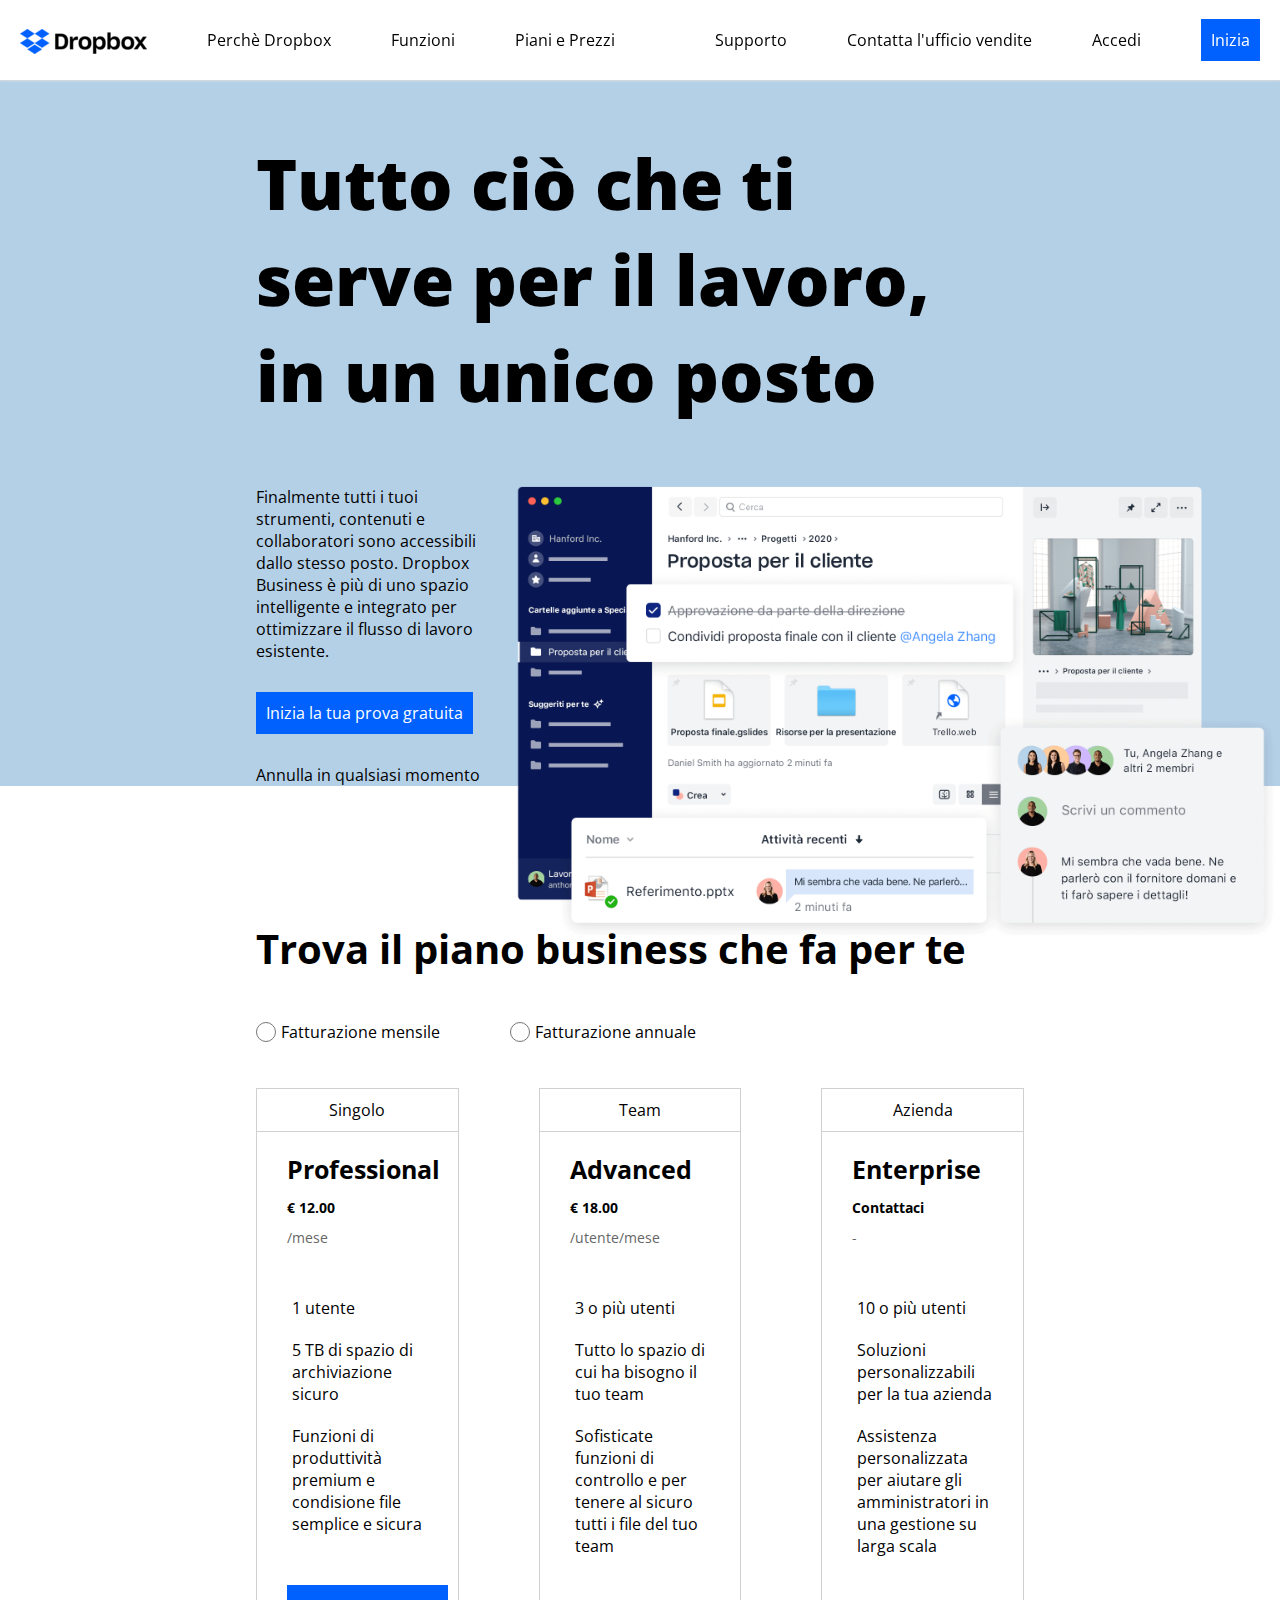
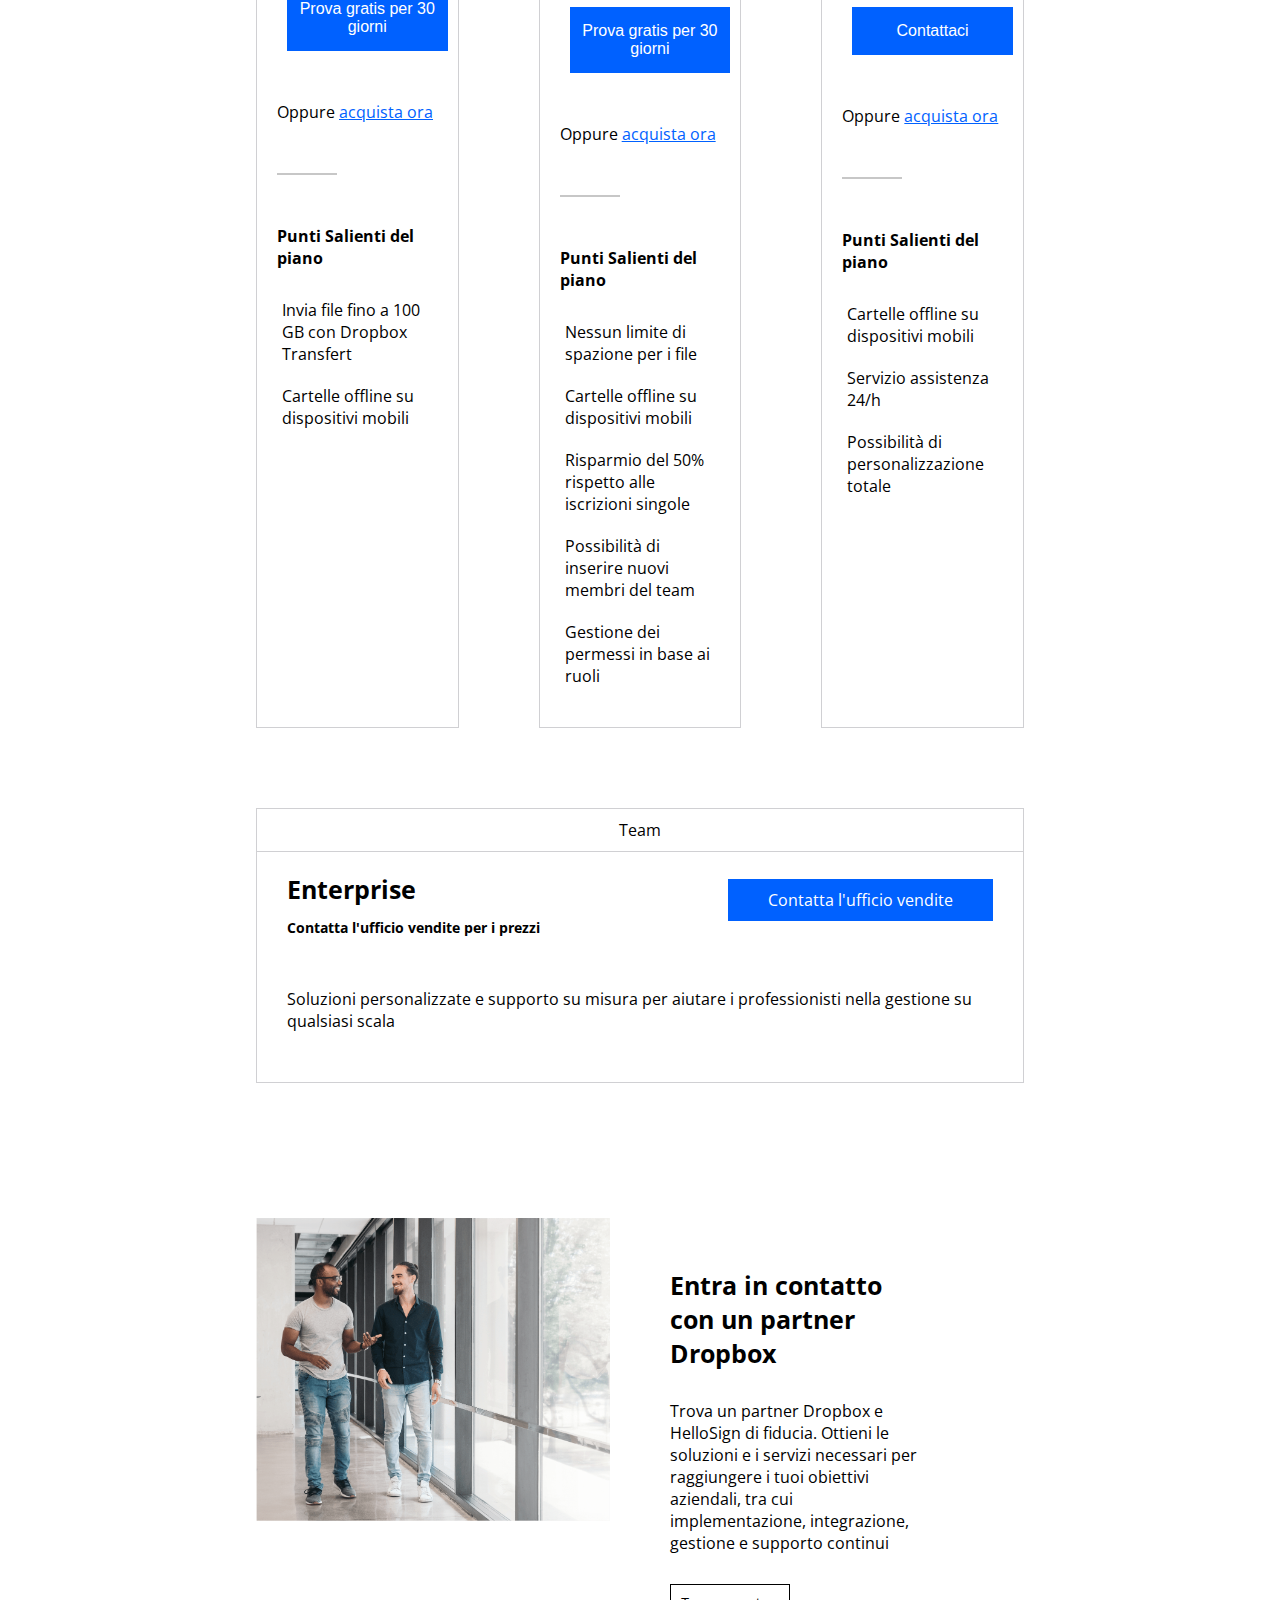
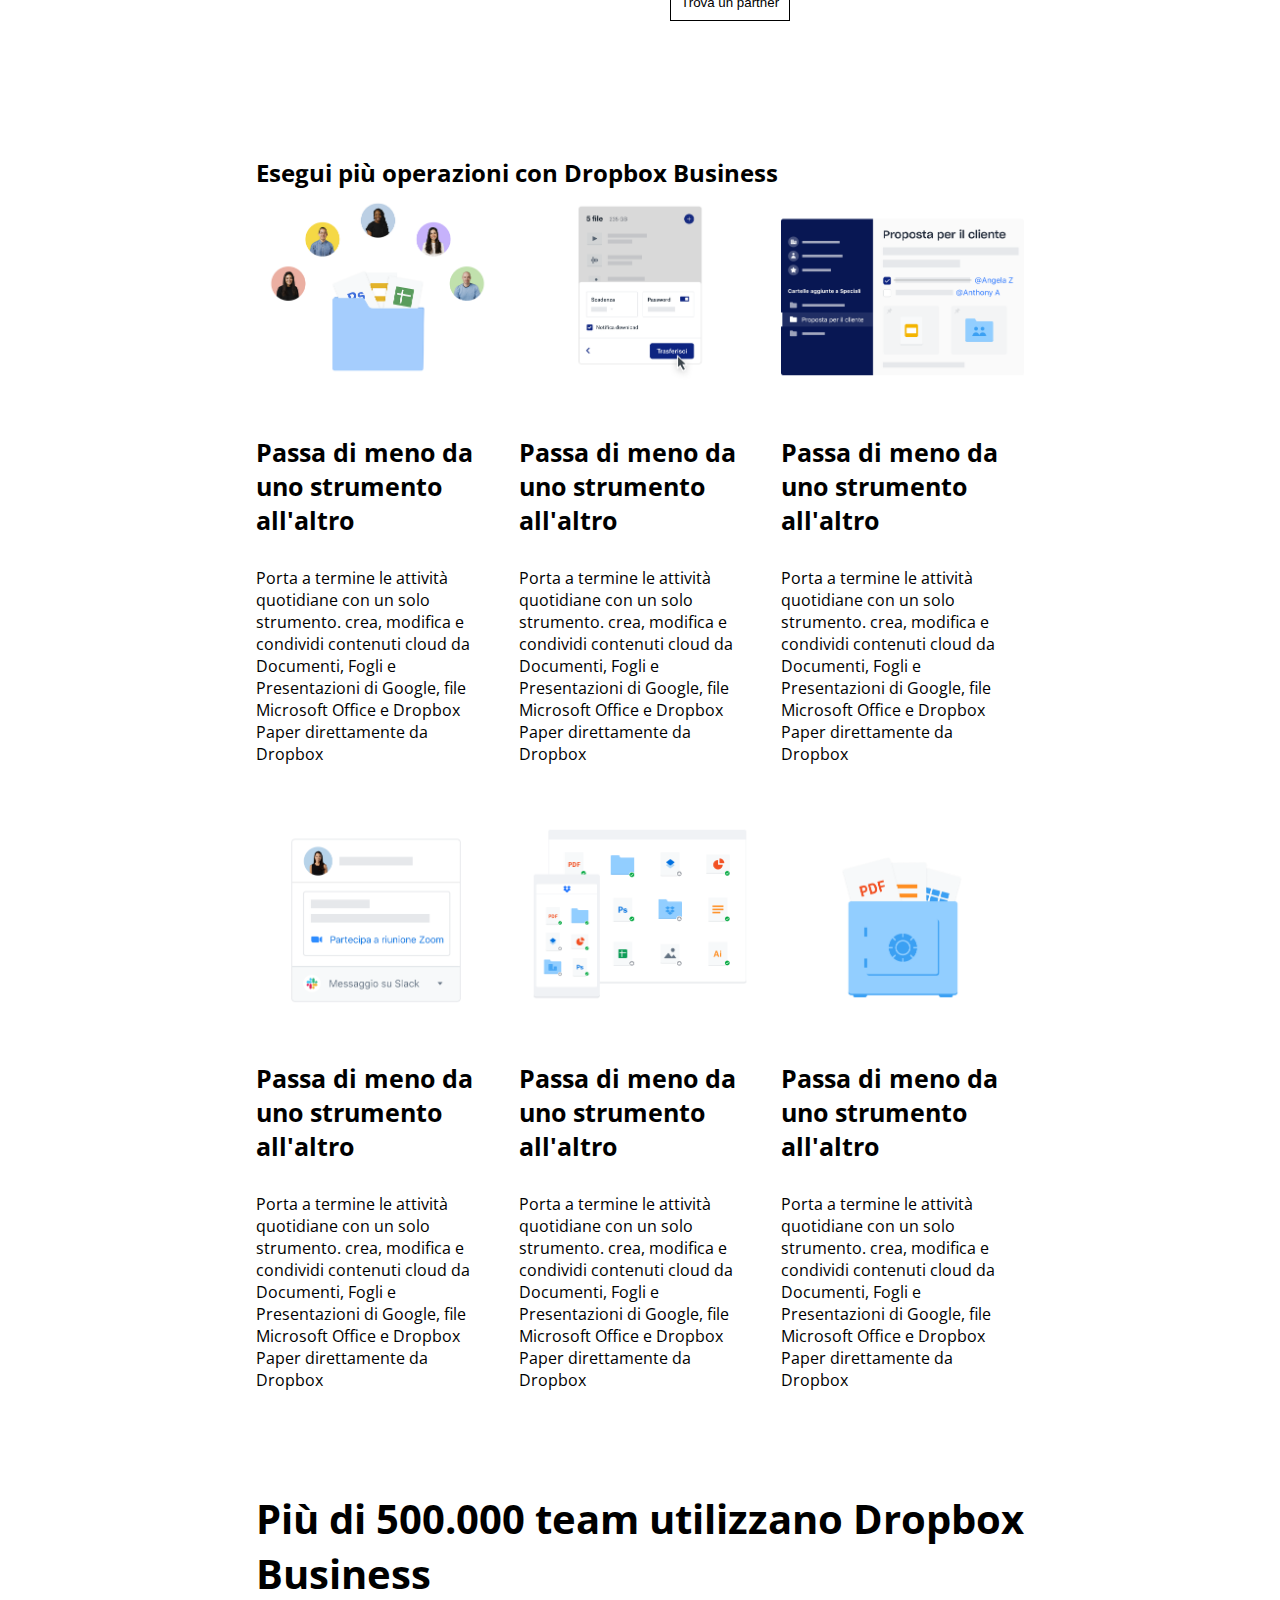
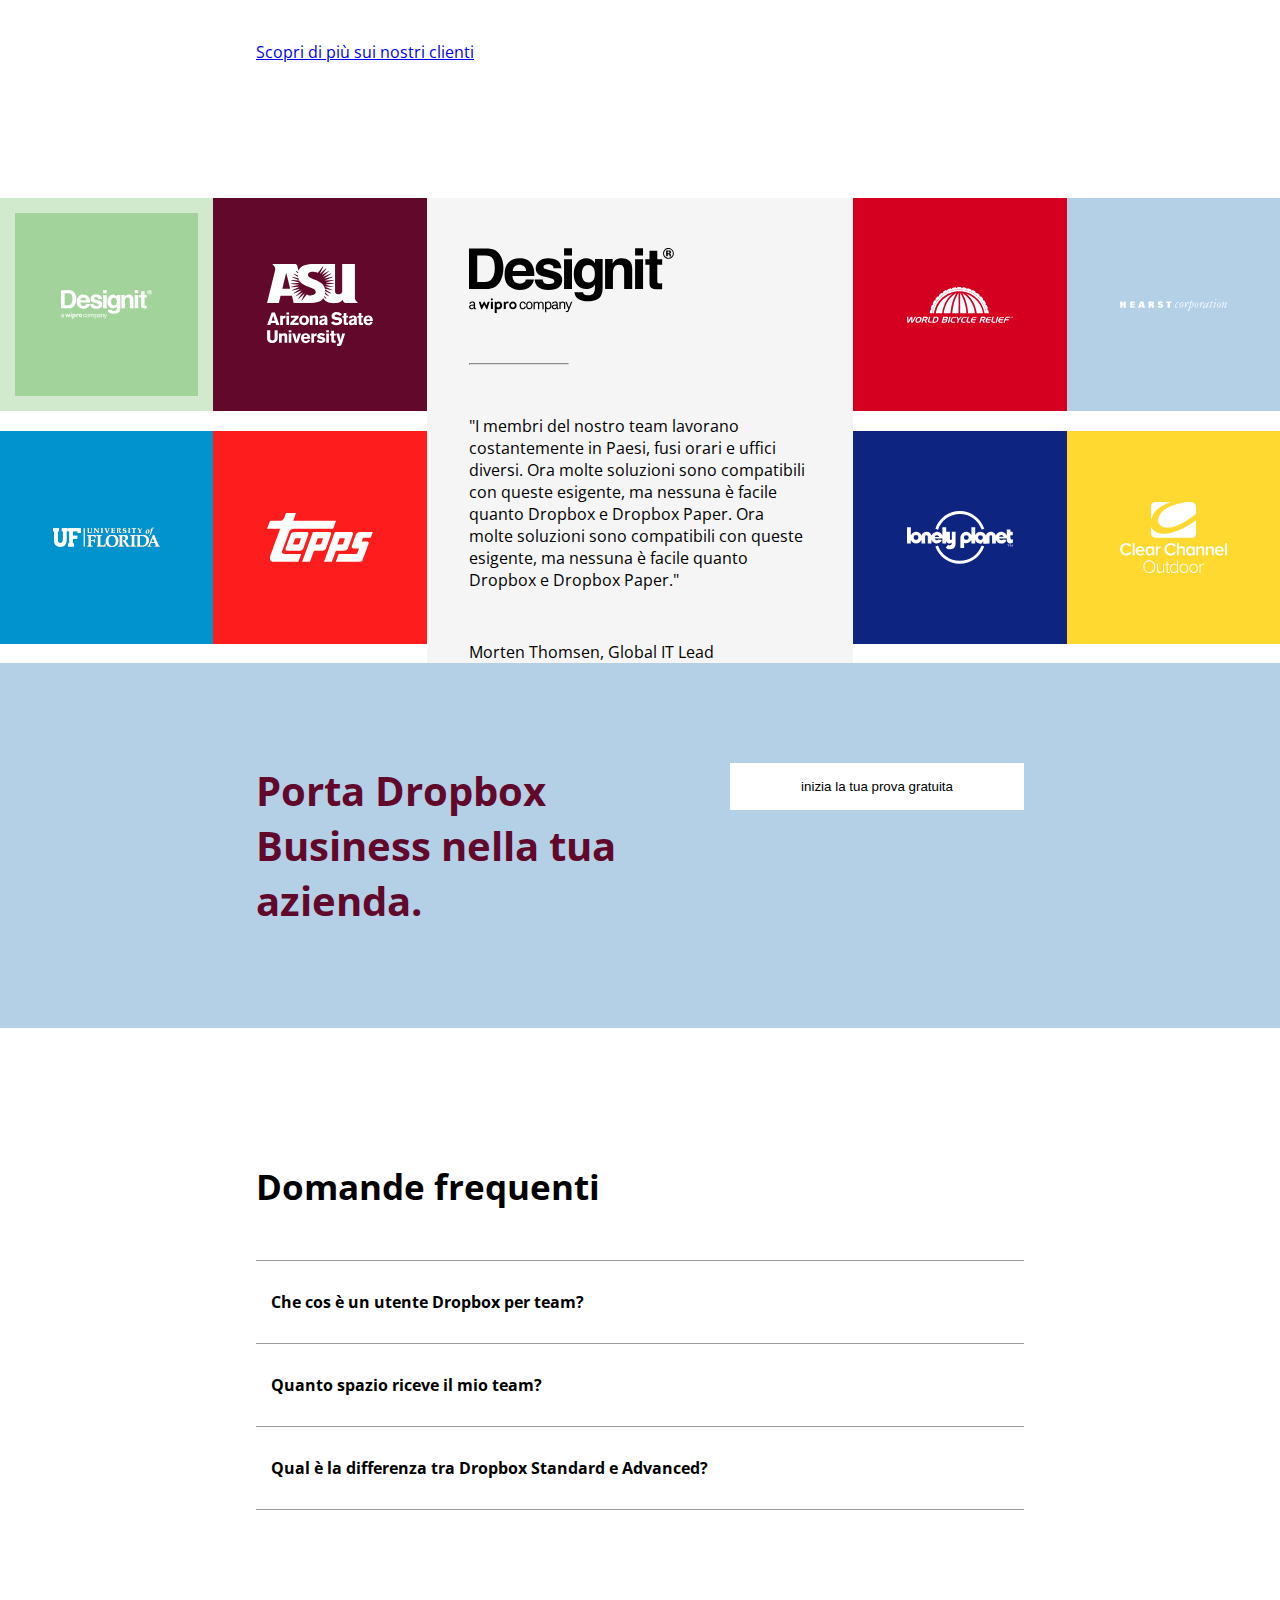
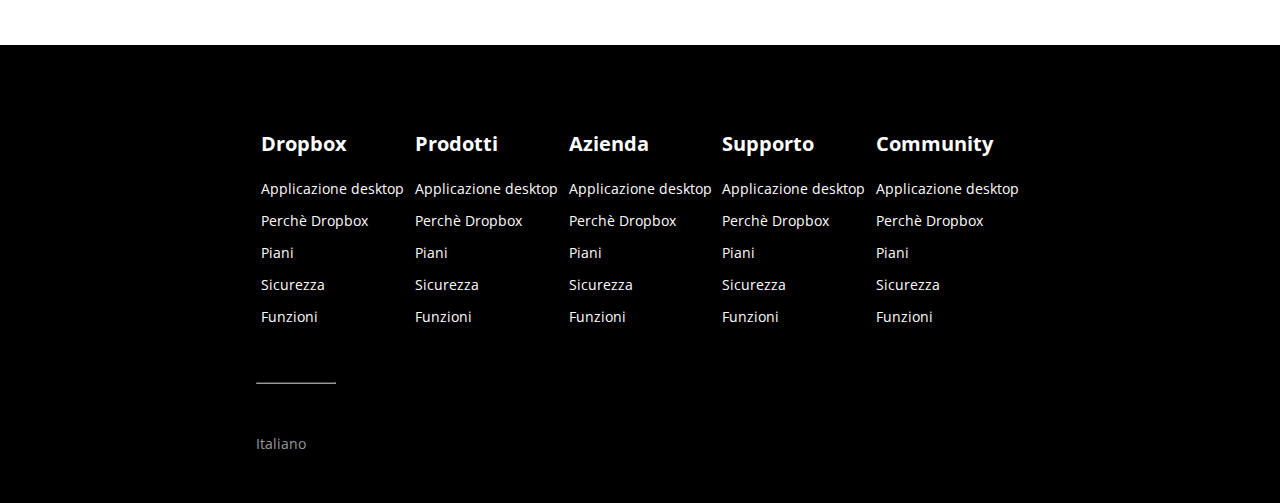
<file: index.html>
<!DOCTYPE html>
<html lang="en">
  <head>
    <meta charset="UTF-8" />
    <meta name="viewport" content="width=device-width, initial-scale=1.0" />
    <title>Dropbox.john</title>
    <link rel="stylesheet" href="style.css" />
    <!-- Favicon -->
    <link rel="icon" type="image/x-icon" href="img/icon.png" />
    <!-- Font Awesome -->
    <link
      rel="stylesheet"
      href="https://cdnjs.cloudflare.com/ajax/libs/font-awesome/6.4.2/css/all.min.css"
      integrity="sha512-z3gLpd7yknf1YoNbCzqRKc4qyor8gaKU1qmn+CShxbuBusANI9QpRohGBreCFkKxLhei6S9CQXFEbbKuqLg0DA=="
      crossorigin="anonymous"
      referrerpolicy="no-referrer"
    />
    <!-- Google Fonts - Open Sans -->
    <link rel="preconnect" href="https://fonts.googleapis.com" />
    <link rel="preconnect" href="https://fonts.gstatic.com" crossorigin />
    <link
      href="https://fonts.googleapis.com/css2?family=Open+Sans:wght@400;700;800&display=swap"
      rel="stylesheet"
    />
  </head>
  <body>
    <header>
      <!-- Inizio Navbar -->
      <nav>
        <div class="nav-sx">
          <ul>
            <li><img src="img/logo-small.png" alt="logo" /></li>
            <li><a href="experience.html">Perchè Dropbox</a></li>
            <li><a href="experience.html">Funzioni</a></li>
            <li><a href="experience.html">Piani e Prezzi</a></li>
          </ul>
        </div>
        <div class="nav-dx">
          <ul>
            <li><a href="experience.html">Supporto</a></li>
            <li><a href="experience.html">Contatta l'ufficio vendite</a></li>
            <li><a href="experience.html">Accedi</a></li>
            <li>
              <a href="https://www.dropbox.com/plans" class="bottone">Inizia</a>
            </li>
          </ul>
        </div>
      </nav>
      <!-- jumbotron -->
      <div class="jumbotron">
        <div class="container-header">
          <div class="container-titolo">
            <h1>Tutto ciò che ti serve per il lavoro, in un unico posto</h1>
          </div>
          <div class="cont-jumbo">
            <div class="testo-jumbo">
              <p>
                Finalmente tutti i tuoi strumenti, contenuti e collaboratori
                sono accessibili dallo stesso posto. Dropbox Business è più di
                uno spazio intelligente e integrato per ottimizzare il flusso di
                lavoro esistente.
              </p>
              <div>
                <a href="experience.html" class="bottone"
                  >Inizia la tua prova gratuita</a
                >
              </div>
              <div>
                <span>Annulla in qualsiasi momento</span>
              </div>

              <i class="fa-solid fa-arrow-down"></i>
            </div>
            <div class="foto-jumbo">
              <img src="img/jumbo.png" alt="img-jumbo" />
            </div>
          </div>
        </div>
      </div>
    </header>

    <main>
      <!-- Piani -->
      <div class="container-abs margine-sup">
        <h2>Trova il piano business che fa per te</h2>
        <!-- Radio Buttons -->
        <div class="radiobutton-container">
          <input type="radio" name="choice" class="round-radio" />
          <label>Fatturazione mensile</label>
          <input type="radio" name="choice" class="round-radio" />
          <label>Fatturazione annuale</label>
        </div>
        <div class="container-box-piani">
          <!-- Box 1 -->
          <div class="box-piani">
            <p class="utenza"><i class="fa-solid fa-user"></i> Singolo</p>
            <div class="tipologia">
              <h3>Professional</h3>
              <span class="prezzo-box">€ 12.00</span>
              <div class="durata">/mese</div>
            </div>
            <div class="info-tipologia">
              <ul>
                <li>
                  <i class="fa-solid fa-user"></i>
                  1 utente
                </li>
                <li>
                  <i class="fa-solid fa-folder"></i>
                  5 TB di spazio di archiviazione sicuro
                </li>
                <li>
                  <i class="fa-solid fa-share-nodes"></i>
                  Funzioni di produttività premium e condisione file semplice e
                  sicura
                </li>
              </ul>
            </div>
            <div class="prova">
              <button>
                <a href="experience.html">Prova gratis per 30 giorni</a>
              </button>
            </div>
            <p class="cop">Oppure <a href="experience.html">acquista ora</a></p>
            <hr />
            <div class="novita">
              <h4>Punti Salienti del piano</h4>
              <ul>
                <li>
                  <i class="fa-solid fa-check" style="color: #0061ff"></i>
                  Invia file fino a 100 GB con Dropbox Transfert
                </li>
                <li>
                  <i class="fa-solid fa-check" style="color: #0061ff"></i>
                  Cartelle offline su dispositivi mobili
                </li>
              </ul>
            </div>
          </div>
          <!-- Box 2 -->
          <div class="box-piani">
            <p class="utenza"><i class="fa-solid fa-users"></i> Team</p>
            <div class="tipologia">
              <h3>Advanced</h3>
              <span class="prezzo-box">€ 18.00</span>
              <div class="durata">/utente/mese</div>
            </div>
            <div class="info-tipologia">
              <ul>
                <li>
                  <i class="fa-solid fa-user"></i>
                  3 o più utenti
                </li>
                <li>
                  <i class="fa-solid fa-folder"></i>
                  Tutto lo spazio di cui ha bisogno il tuo team
                </li>
                <li>
                  <i class="fa-solid fa-share-nodes"></i>
                  Sofisticate funzioni di controllo e per tenere al sicuro tutti
                  i file del tuo team
                </li>
              </ul>
            </div>
            <div class="prova">
              <button>
                <a href="experience.html">Prova gratis per 30 giorni</a>
              </button>
            </div>
            <p class="cop">Oppure <a href="experience.html">acquista ora</a></p>
            <hr />
            <div class="novita">
              <h4>Punti Salienti del piano</h4>
              <ul>
                <li>
                  <i class="fa-solid fa-check" style="color: #0061ff"></i>
                  Nessun limite di spazione per i file
                </li>
                <li>
                  <i class="fa-solid fa-check" style="color: #0061ff"></i>
                  Cartelle offline su dispositivi mobili
                </li>
                <li>
                  <i class="fa-solid fa-check" style="color: #0061ff"></i>
                  Risparmio del 50% rispetto alle iscrizioni singole
                </li>
                <li>
                  <i class="fa-solid fa-check" style="color: #0061ff"></i>
                  Possibilità di inserire nuovi membri del team
                </li>
                <li>
                  <i class="fa-solid fa-check" style="color: #0061ff"></i>
                  Gestione dei permessi in base ai ruoli
                </li>
              </ul>
            </div>
          </div>
          <!-- Box 3 -->
          <div class="box-piani">
            <p class="utenza"><i class="fa-solid fa-building"></i> Azienda</p>
            <div class="tipologia">
              <h3>Enterprise</h3>
              <span class="prezzo-box">Contattaci</span>
              <div class="durata">-</div>
            </div>
            <div class="info-tipologia">
              <ul>
                <li>
                  <i class="fa-solid fa-user"></i>
                  10 o più utenti
                </li>
                <li>
                  <i class="fa-solid fa-folder"></i>
                  Soluzioni personalizzabili per la tua azienda
                </li>
                <li>
                  <i class="fa-solid fa-share-nodes"></i>
                  Assistenza personalizzata per aiutare gli amministratori in
                  una gestione su larga scala
                </li>
              </ul>
            </div>
            <div class="prova">
              <button>
                <a href="experience.html">Contattaci</a>
              </button>
            </div>
            <p class="cop">Oppure <a href="experience.html">acquista ora</a></p>
            <hr />
            <div class="novita">
              <h4>Punti Salienti del piano</h4>
              <ul>
                <li>
                  <i class="fa-solid fa-check" style="color: #0061ff"></i>
                  Cartelle offline su dispositivi mobili
                </li>
                <li>
                  <i class="fa-solid fa-check" style="color: #0061ff"></i>
                  Servizio assistenza 24/h
                </li>
                <li>
                  <i class="fa-solid fa-check" style="color: #0061ff"></i>
                  Possibilità di personalizzazione totale
                </li>
              </ul>
            </div>
          </div>
          <!-- Box 4 -->
          <div class="box-orizz">
            <p class="utenza"><i class="fa-solid fa-users"></i> Team</p>
            <div class="tipologia">
              <h3>Enterprise</h3>
              <span class="prezzo-box"
                >Contatta l'ufficio vendite per i prezzi</span
              >
            </div>
            <p class="info-orizz">
              Soluzioni personalizzate e supporto su misura per aiutare i
              professionisti nella gestione su qualsiasi scala
            </p>
            <a href="experience.html" class="btn-orizz"
              >Contatta l'ufficio vendite</a
            >
          </div>
        </div>
      </div>
      <!-- /Fine Box Piani -->

      <div class="container-partner">
        <div class="box-foto-partner">
          <img src="img/partner.png" alt="img-partner" />
        </div>
        <div class="box-testo-partner">
          <h3>Entra in contatto con un partner Dropbox</h3>
          <p>
            Trova un partner Dropbox e HelloSign di fiducia. Ottieni le
            soluzioni e i servizi necessari per raggiungere i tuoi obiettivi
            aziendali, tra cui implementazione, integrazione, gestione e
            supporto continui
          </p>
          <button>Trova un partner</button>
        </div>
      </div>

      <!-- Operazioni Dropbox business -->
      <div class="titolo-op-business">
        <h2>Esegui più operazioni con Dropbox Business</h2>
      </div>
      <div class="container-op-business">
        <!-- Box operazioni 1 -->
        <div class="box-op">
          <img
            src="img/business-feature-switching-tools.png"
            alt="img-operaz-business"
          />
          <h4>Passa di meno da uno strumento all'altro</h4>
          <p>
            Porta a termine le attività quotidiane con un solo strumento. crea,
            modifica e condividi contenuti cloud da Documenti, Fogli e
            Presentazioni di Google, file Microsoft Office e Dropbox Paper
            direttamente da Dropbox
          </p>
        </div>
        <!-- Box operazioni 2 -->
        <div class="box-op">
          <img
            src="img/business-feature-send-files-it.png"
            alt="img-operaz-business"
          />
          <h4>Passa di meno da uno strumento all'altro</h4>
          <p>
            Porta a termine le attività quotidiane con un solo strumento. crea,
            modifica e condividi contenuti cloud da Documenti, Fogli e
            Presentazioni di Google, file Microsoft Office e Dropbox Paper
            direttamente da Dropbox
          </p>
        </div>
        <!-- Box operazioni 3 -->
        <div class="box-op">
          <img
            src="img/business-feature-coordinate-it.png"
            alt="img-operaz-business"
          />
          <h4>Passa di meno da uno strumento all'altro</h4>
          <p>
            Porta a termine le attività quotidiane con un solo strumento. crea,
            modifica e condividi contenuti cloud da Documenti, Fogli e
            Presentazioni di Google, file Microsoft Office e Dropbox Paper
            direttamente da Dropbox
          </p>
        </div>
        <!-- Box operazioni 4 -->
        <div class="box-op">
          <img
            src="img/business-feature-integrations-it.png"
            alt="img-operaz-business"
          />
          <h4>Passa di meno da uno strumento all'altro</h4>
          <p>
            Porta a termine le attività quotidiane con un solo strumento. crea,
            modifica e condividi contenuti cloud da Documenti, Fogli e
            Presentazioni di Google, file Microsoft Office e Dropbox Paper
            direttamente da Dropbox
          </p>
        </div>
        <!-- Box operazioni 5 -->
        <div class="box-op">
          <img
            src="img/business-feature-multi-device.png"
            alt="img-operaz-business"
          />
          <h4>Passa di meno da uno strumento all'altro</h4>
          <p>
            Porta a termine le attività quotidiane con un solo strumento. crea,
            modifica e condividi contenuti cloud da Documenti, Fogli e
            Presentazioni di Google, file Microsoft Office e Dropbox Paper
            direttamente da Dropbox
          </p>
        </div>
        <!-- Box operazioni 6 -->
        <div class="box-op">
          <img
            src="img/business-feature-security.png"
            alt="img-operaz-business"
          />
          <h4>Passa di meno da uno strumento all'altro</h4>
          <p>
            Porta a termine le attività quotidiane con un solo strumento. crea,
            modifica e condividi contenuti cloud da Documenti, Fogli e
            Presentazioni di Google, file Microsoft Office e Dropbox Paper
            direttamente da Dropbox
          </p>
        </div>
      </div>
      <div class="basement-op-business">
        <h2>Più di 500.000 team utilizzano Dropbox Business</h2>
        <a href="experience.html">Scopri di più sui nostri clienti</a>
      </div>

      <!-- Company -->
      <div class="container-abs-company">
        <!-- Company Sinistra -->
        <div class="cont-company-sx">
          <div class="box-company salvia">
            <img src="img/designit.svg" alt="img-company" />
          </div>
          <div class="box-company granata">
            <img src="img/arizona_state_university.svg" alt="img-company" />
          </div>
          <div class="box-company ciano">
            <img src="img/university_of_florida.svg" alt="img-company" />
          </div>
          <div class="box-company red">
            <img src="img/topps.svg" alt="img-company" />
          </div>
        </div>
        <!-- Company centro -->
        <div class="cont-company-centro">
          <div class="cont-centro-argom">
            <img src="img/designit.svg" alt="img-company" />
            <hr />
            <p>
              "I membri del nostro team lavorano costantemente in Paesi, fusi
              orari e uffici diversi. Ora molte soluzioni sono compatibili con
              queste esigente, ma nessuna è facile quanto Dropbox e Dropbox
              Paper. Ora molte soluzioni sono compatibili con queste esigente,
              ma nessuna è facile quanto Dropbox e Dropbox Paper."
            </p>
            <span>Morten Thomsen, Global IT Lead</span>
          </div>
        </div>
        <!-- Company Destra -->
        <div class="cont-company-dx">
          <div class="box-company darker-red">
            <img src="img/world_bicycle_relief.svg" alt="img-company" />
          </div>
          <div class="box-company light-blue">
            <img src="img/hearst_corp.svg" alt="img-company" />
          </div>
          <div class="box-company blue">
            <img src="img/lonely_planet.svg" alt="img-company" />
          </div>
          <div class="box-company yellow">
            <img src="img/clear_channel.svg" alt="img-company" />
          </div>
        </div>
      </div>
      <!-- Basement Company -->
      <div class="basement-company">
        <div class="cont-basem-company">
          <h2>Porta Dropbox Business nella tua azienda.</h2>
          <button>inizia la tua prova gratuita</button>
        </div>
      </div>

      <!-- FAQ -->
      <div class="faq">
        <div class="cont-faq">
          <h2>Domande frequenti</h2>
          <ul>
            <li>
              <label for="first">
                Che cos è un utente Dropbox per team?
                <span><i class="fa-solid fa-chevron-down"></i></span>
              </label>
              <input type="radio" name="accordion" id="first" />
              <div class="content">
                Un utente corrisponde a qualsiasi persona del team con un
                indirizzo email unico. Ogni membro del team deve disporre di una
                licenza utente unica. E gli utenti possono collegare i propri
                account Dropbox a tutti i dispositivi desiderati (PC, telefoni,
                tablet, ecc.) senza costi aggiuntivi.
              </div>
            </li>

            <li>
              <label for="second">
                Quanto spazio riceve il mio team?
                <span><i class="fa-solid fa-chevron-down"></i></span>
              </label>
              <input type="radio" name="accordion" id="second" />
              <div class="content">
                Dropbox offre tre piani per soddisfare le esigenze del tuo team.
                Il piano Standard offre al tuo team 5000 GB di spazio di
                archiviazione condiviso. Per i team che hanno bisogno di più
                spazio di archiviazione, il piano Advanced parte da 15 TB di
                spazio di archiviazione per team (5 TB di spazio di
                archiviazione per licenza utilizzata, minimo 3 licenze) e i
                piani Enterprise offrono tutto lo spazio di cui hai bisogno.
              </div>
            </li>

            <li>
              <label for="third">
                Qual è la differenza tra Dropbox Standard e Advanced?
                <span><i class="fa-solid fa-chevron-down"></i></span>
              </label>
              <input type="radio" name="accordion" id="third" />
              <div class="content">
                Standard offre ai team 5000 GB di spazio di archiviazione con
                strumenti di sicurezza, condivisione e collaborazione facili da
                usare. Advanced parte da 15 TB di spazio di archiviazione per
                team, oltre a solidi controlli di sicurezza e avvisi. Per
                ulteriori informazioni, confronta i piani Dropbox.
              </div>
            </li>
          </ul>
        </div>
      </div>
    </main>

    <!-- Footer -->
    <footer>
      <div class="container-footer">
        <div class="cont-list">
          <ul>
            <li><h5>Dropbox</h5></li>
            <li><a href="experience.html">Applicazione desktop</a></li>
            <li><a href="experience.html">Perchè Dropbox</a></li>
            <li><a href="experience.html">Piani</a></li>
            <li><a href="experience.html">Sicurezza</a></li>
            <li><a href="experience.html">Funzioni</a></li>
          </ul>
          <ul>
            <li><h5>Prodotti</h5></li>
            <li><a href="experience.html">Applicazione desktop</a></li>
            <li><a href="experience.html">Perchè Dropbox</a></li>
            <li><a href="experience.html">Piani</a></li>
            <li><a href="experience.html">Sicurezza</a></li>
            <li><a href="experience.html">Funzioni</a></li>
          </ul>
          <ul>
            <li><h5>Azienda</h5></li>
            <li><a href="experience.html">Applicazione desktop</a></li>
            <li><a href="experience.html">Perchè Dropbox</a></li>
            <li><a href="experience.html">Piani</a></li>
            <li><a href="experience.html">Sicurezza</a></li>
            <li><a href="experience.html">Funzioni</a></li>
          </ul>
          <ul>
            <li><h5>Supporto</h5></li>
            <li><a href="experience.html">Applicazione desktop</a></li>
            <li><a href="experience.html">Perchè Dropbox</a></li>
            <li><a href="experience.html">Piani</a></li>
            <li><a href="experience.html">Sicurezza</a></li>
            <li><a href="experience.html">Funzioni</a></li>
          </ul>
          <ul>
            <li><h5>Community</h5></li>
            <li><a href="experience.html">Applicazione desktop</a></li>
            <li><a href="experience.html">Perchè Dropbox</a></li>
            <li><a href="experience.html">Piani</a></li>
            <li><a href="experience.html">Sicurezza</a></li>
            <li><a href="experience.html">Funzioni</a></li>
          </ul>
        </div>
        <hr />
        <div class="lingua">
          <i class="fa-solid fa-earth-americas"></i>
          <span>Italiano</span>
          <i class="fa-solid fa-caret-up"></i>
        </div>
      </div>
    </footer>
    <!-- /Fine Footer -->
  </body>
</html>
</file>
<file: style.css>
/* 
-----------------
Reset
-----------------
*/
* {
  padding: 0;
  margin: 0;
  box-sizing: border-box;
}
/* 
-----------------
Common
-----------------
*/
body {
  font-family: 'Open Sans', sans-serif;
}

.bottone {
  background-color: #0061ff;
  color: white;
  padding: 10px;
}

.margine-sup {
  margin-top: 15vh;
}

/* 
-----------------
Header
-----------------
*/
/* Navbar */
nav {
  display: flex;
  justify-content: space-between;
  background-color: white;
  padding: 0 20px;
  position: fixed;
  top: 0;
  right: 0;
  left: 0;
  z-index: 999;
  box-shadow: 0px 1px 2px #dedede;
  line-height: 80px;
  max-height: 80px;
}

nav ul {
  display: flex;
  gap: 60px;

  list-style-type: none;
  align-items: center;
}

nav ul li img {
  vertical-align: middle;
}

a {
  text-decoration: none;
  color: black;
}

.nav-sx ul li {
}

/* Jumbotron */
.jumbotron {
  background-color: #b4d0e7;
}

.container-header {
  width: 60%;
  margin: 0 auto;
  padding-top: 15vh;
  position: relative;
}

.container-titolo {
  width: 90%;
}

h1 {
  font-size: 70px;
  font-weight: 800;
}

.cont-jumbo {
  display: flex;
  padding-top: 7vh;
}

.testo-jumbo {
  width: 30%;
}

.foto-jumbo {
  width: 70%;
}

.foto-jumbo img {
  width: 800px;
  position: absolute;
}

.testo-jumbo div {
  margin-top: 40px;
}

.testo-jumbo i {
  font-size: 40px;
  margin-top: 70px;
  margin-bottom: 20px;
}

/* 
-----------------
Main
-----------------
*/

.container-abs h2 {
  font-size: 40px;
  margin-bottom: 5vh;
}

.container-abs {
  width: 60%;
  margin: 0 auto;
  padding-top: 15vh;
}

/* Radio buttons */
.radiobutton-container {
  display: flex;
  align-items: center;
}

label {
  margin: 0 70px 0 5px;
}

input.round-radio {
  width: 20px;
  height: 20px;
}

/* Box piani */
.container-box-piani {
  display: flex;
  gap: 80px;
  margin-top: 5vh;
  flex-wrap: wrap;
}

.box-piani {
  border: 1px solid #d0d0d3;
  width: calc((100% - 160px) / 3);
  padding-bottom: 40px;
}

.tipologia,
.info-tipologia {
  padding: 0 30px;
}

.box-piani .utenza,
.box-orizz .utenza {
  text-align: center;
  padding: 10px;
  border-bottom: 1px solid #d0d0d3;
}

.box-piani h3,
.box-orizz h3 {
  padding: 20px 0 10px;
  font-size: 25px;
}

.prezzo-box {
  font-size: 14px;
  font-weight: 700;
}

.durata {
  color: #666666;
  font-size: 14px;
  margin: 10px 0;
}

.info-tipologia {
  margin-top: 50px;
}

.info-tipologia ul {
  list-style-type: none;
}

.prova button {
  text-align: center;
  width: 80%;
  margin: 50px 30px 0;
  background-color: #0061ff;
  padding: 15px 0;
  border: none;
  color: white;
}

.prova button a {
  color: white;
  border: none;
  font-size: 16px;
}

.info-tipologia ul li {
  display: flex;
}

.info-tipologia ul {
  display: flex;
  flex-direction: column;
  gap: 20px;
}

.info-tipologia ul li i {
  margin: 3px 5px 0 0;
}

.cop {
  margin: 50px 0;
  padding: 0 20px;
}

.cop a {
  color: #0061ff;
  text-decoration: underline;
}

.box-piani hr {
  width: 60px;
  margin-left: 20px;
  border: 0.5px solid #c7c7c7;
}

h4 {
  margin: 50px 0 30px;
}

.novita {
  padding: 0 20px;
}

.novita ul {
  list-style-type: none;
  display: flex;
  flex-direction: column;
  gap: 20px;
}

.novita ul li {
  display: flex;
}

.novita ul li i {
  margin: 3px 5px 0 0;
}

/* Box orizzontale */
.box-orizz {
  border: 1px solid #d0d0d3;
  width: 100%;
  padding-bottom: 50px;
  position: relative;
}

.btn-orizz {
  background-color: #0061ff;
  padding: 10px 40px;
  color: white;
  position: absolute;
  right: 30px;
  top: 70px;
}

.info-orizz {
  padding: 50px 0 0 30px;
}

/* Partner */
.container-partner {
  display: flex;
  width: 60%;
  margin: 0 auto;
  padding-top: 15vh;
  gap: 60px;
  padding-right: 50px;
}

.box-foto-partner {
  width: 60%;
}

.box-foto-partner img {
  width: 100%;
}

.box-testo-partner {
  width: 50%;
  padding-right: 50px;
}

.box-testo-partner h3 {
  margin-top: 50px;

  font-size: 25px;
}

.box-testo-partner p {
  margin-top: 30px;
}

.box-testo-partner button {
  margin-top: 30px;
  padding: 10px;
  background-color: white;
  border: 1px solid black;
}

.box-testo-partner button:hover {
  background-color: #0061ff;
  border: 1px solid #0061ff;
  color: white;
  cursor: pointer;
}

/* Operazioni Dropbox business */
.titolo-op-business {
  width: 60%;
  margin: 0 auto;
  margin-top: 15vh;
}

.container-op-business {
  display: flex;
  width: 60%;
  margin: 0 auto;
  flex-wrap: wrap;
  gap: 50px 20px;
}

.box-op {
  width: calc((100% - 40px) / 3);
  display: flex;
  flex-direction: column;
}

.box-op img {
  width: 100%;
}

.box-op h4 {
  font-size: 25px;
}

.basement-op-business {
  width: 60%;
  margin: 0 auto;
  margin-top: 100px;
}

.basement-op-business h2 {
  font-size: 40px;
  margin-bottom: 40px;
}

.basement-op-business a {
  color: #0000f1;
  text-decoration: underline;
}

/* Company */
.container-abs-company {
  margin-top: 15vh;
  display: flex;
  justify-content: space-between;
}

/* Sinistra */
.cont-company-sx {
  display: flex;
  flex-wrap: wrap;
  width: calc(100% / 3);
}

.box-company {
  width: calc(100% / 2);
  /* come far si che height sia uguale a width, il quale è 50% del contenitore*/
  height: calc(100vw / 6);
  display: flex;
  justify-content: center;
  align-items: center;
}

.box-company img {
  width: 50%;
  filter: invert(1);
  display: block;
}

/* Centro */
.cont-company-centro {
  width: calc(100% / 3);
  background-color: #f5f5f5;
}

.cont-company-centro img {
  width: 60%;
  margin-top: 50px;
  display: block;
}

.cont-centro-argom {
  width: 80%;
  margin: 0 auto;
}

.cont-centro-argom hr {
  border-color: #dfdfdf;
  margin: 50px 0;
  width: 100px;
}

.cont-centro-argom p {
  margin-bottom: 50px;
}

/* Destra */
.cont-company-dx {
  display: flex;
  flex-wrap: wrap;
  width: calc(100% / 3);
}

/* Colori company */
.salvia {
  background-color: #a2d39b;
  border: 15px solid #d1e9cd;
}

.granata {
  background-color: #61082b;
}

.ciano {
  background-color: #0093ce;
}

.red {
  background-color: #ff1c1c;
}

.darker-red {
  background-color: #d5001f;
}

.blue {
  background-color: #0d2481;
}

.yellow {
  background-color: #ffd830;
}

.light-blue {
  background-color: #b4d0e7;
}

/* Basement-company */
.basement-company {
  padding: 100px 0;
  background-color: #b4d0e7;
}

.cont-basem-company {
  width: 60%;
  margin: 0 auto;
  display: flex;
  align-items: start;
  justify-content: space-between;
}

.basement-company h2 {
  width: 50%;
  color: #61082b;
  font-size: 40px;
}

.cont-basem-company button {
  padding: 15px 70px;
  background-color: white;
  border: 1px solid white;
}

/* FAQ */

.cont-faq {
  width: 60%;
  margin: 0 auto;
  margin-top: 15vh;
}

.cont-faq h2 {
  font-size: 35px;
  margin-bottom: 50px;
}

.cont-faq ul li {
  border-top: 1px solid #999999;
  list-style: none;
  width: 100%;
  padding: 20px 0;
}

.cont-faq ul li:last-child {
  border-bottom: 1px solid #999999;
}

.cont-faq label {
  font-weight: bold;
}

/* DropDown menù */

/* Per far si che il testo e font-awesome si affianchino */
.cont-faq ul li label {
  padding: 10px;
  display: flex;
  align-items: center;
  justify-content: space-between;
}

/* Nasconde l'elemento di selezione del browser */
.cont-faq ul label + input[type='radio'] {
  display: none;
}

/* Nascondo il div con la classe .content, con overflow */
.cont-faq ul .content {
  padding: 0 10px;
  line-height: 26px;
  max-height: 0;
  width: 80%;
  overflow: hidden;
  transition: max-height 0.5s;
}

/* Quando l'elemento di selezione è selezionato, il div con la class content, si alzerà del suo contenuto, con un limite di max-height */
.cont-faq ul label + input[type='radio']:checked + .content {
  max-height: 200px;
}

/* 
-----------------
Footer
-----------------
*/
footer {
  background-color: black;
  margin-top: 15vh;
}

.container-footer {
  width: 60%;
  margin: 0 auto;
  padding-bottom: 50px;
}

.cont-list {
  width: 100%;
  color: white;
  display: flex;
  justify-content: space-between;
  padding-top: 80px;
}

.container-footer ul li {
  list-style-type: none;
}

.container-footer ul li h5 {
  font-size: 20px;
  margin-bottom: 10px;
}

.container-footer ul li {
  padding: 5px;
  color: white;
}

.container-footer ul li a {
  font-size: 14px;
  color: white;
}

.container-footer hr {
  width: 80px;
  margin-top: 50px;
  border-color: #999999;
}

.lingua {
  color: #999999;
  margin-top: 50px;
  font-size: 14px;
}

/* 
-----------------
Hovers
-----------------
*/
/* Hover navbar */
nav ul li:hover {
  border-bottom: 2px solid black;
}

nav ul li .bottone:hover {
  background-color: #70a5fc;
}

.bottone:hover {
  background-color: #70a5fc;
}

.prova button:hover {
  background-color: #70a5fc;
  cursor: pointer;
}

.btn-orizz:hover {
  background-color: #70a5fc;
}

/* Hover basement-company */
.basement-company button:hover {
  background-color: #0061ff;
  border: 1px solid #0061ff;
  color: white;
  cursor: pointer;
}

/* hover dropdown */
.cont-faq ul li:hover {
  background-color: rgb(230, 230, 230);
}

label:hover {
  cursor: pointer;
}

/* Footer */
.container-footer ul li a:hover {
  text-decoration: underline;
}

.container-footer .lingua:hover {
  text-decoration: underline;
  cursor: pointer;
}
</file>
